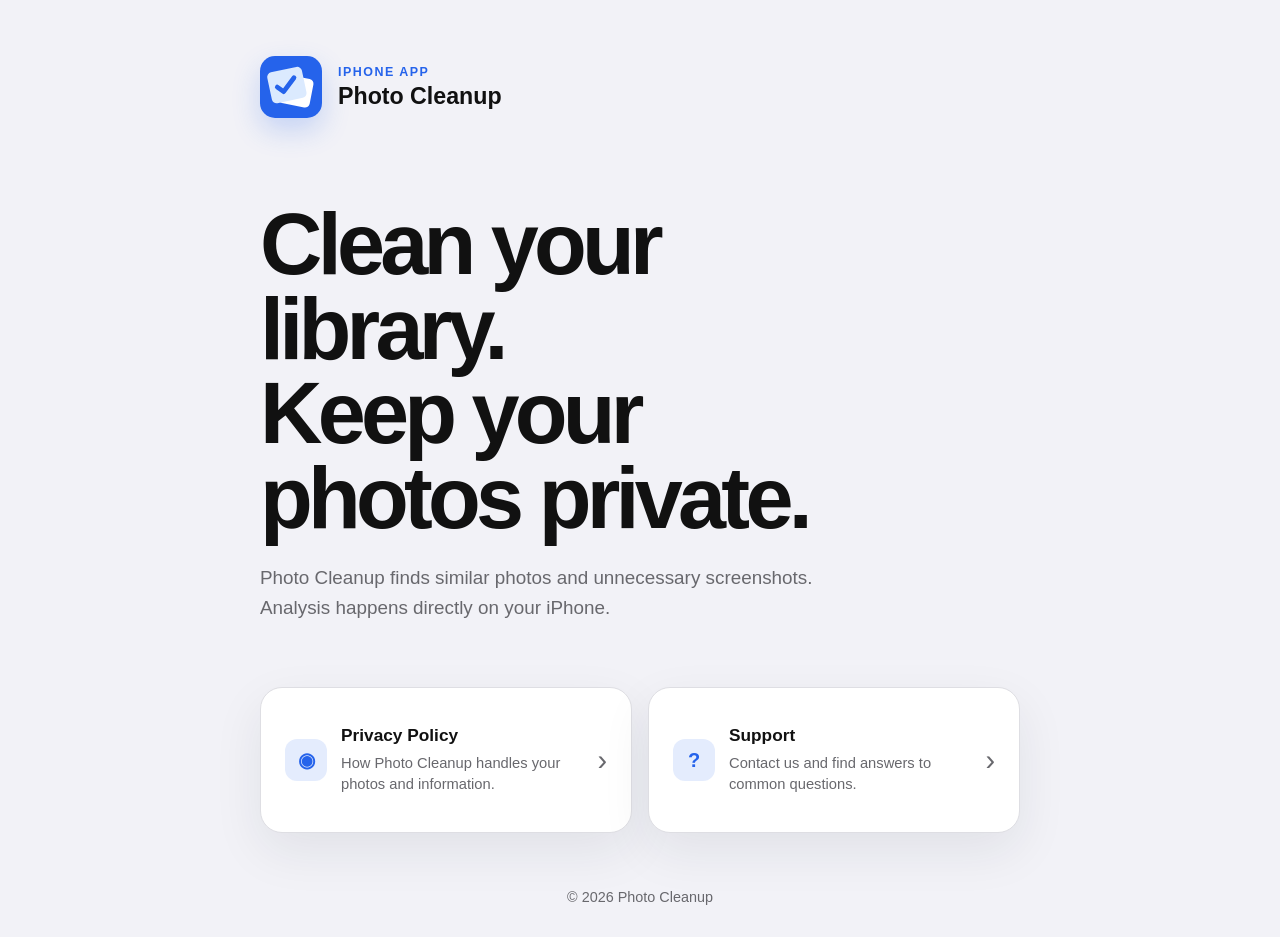
<file: index.html>
<!doctype html>
<html lang="en">
<head>
  <meta charset="utf-8">
  <meta name="viewport" content="width=device-width, initial-scale=1">
  <meta name="description" content="Privacy and support information for the Photo Cleanup iPhone app.">
  <meta name="theme-color" content="#2563eb">
  <title>Photo Cleanup</title>
  <link rel="icon" href="favicon.ico" sizes="any">
  <link rel="icon" type="image/png" href="app-icon.png">
  <link rel="apple-touch-icon" href="app-icon.png">
  <link rel="stylesheet" href="styles.css">
</head>
<body>
  <main class="shell">
    <header class="brand">
      <img class="app-mark" src="app-icon.svg" alt="Photo Cleanup app icon">
      <div>
        <p class="eyebrow">iPhone app</p>
        <h1>Photo Cleanup</h1>
      </div>
    </header>

    <section class="hero">
      <h2>Clean your library.<br>Keep your photos private.</h2>
      <p>Photo Cleanup finds similar photos and unnecessary screenshots. Analysis happens directly on your iPhone.</p>
    </section>

    <nav class="card-grid" aria-label="Legal and support pages">
      <a class="card" href="privacy.html">
        <span class="card-icon" aria-hidden="true">◉</span>
        <span>
          <strong>Privacy Policy</strong>
          <small>How Photo Cleanup handles your photos and information.</small>
        </span>
        <span class="arrow" aria-hidden="true">›</span>
      </a>

      <a class="card" href="support.html">
        <span class="card-icon" aria-hidden="true">?</span>
        <span>
          <strong>Support</strong>
          <small>Contact us and find answers to common questions.</small>
        </span>
        <span class="arrow" aria-hidden="true">›</span>
      </a>
    </nav>

    <footer>
      <p>© 2026 Photo Cleanup</p>
    </footer>
  </main>
</body>
</html>
</file>
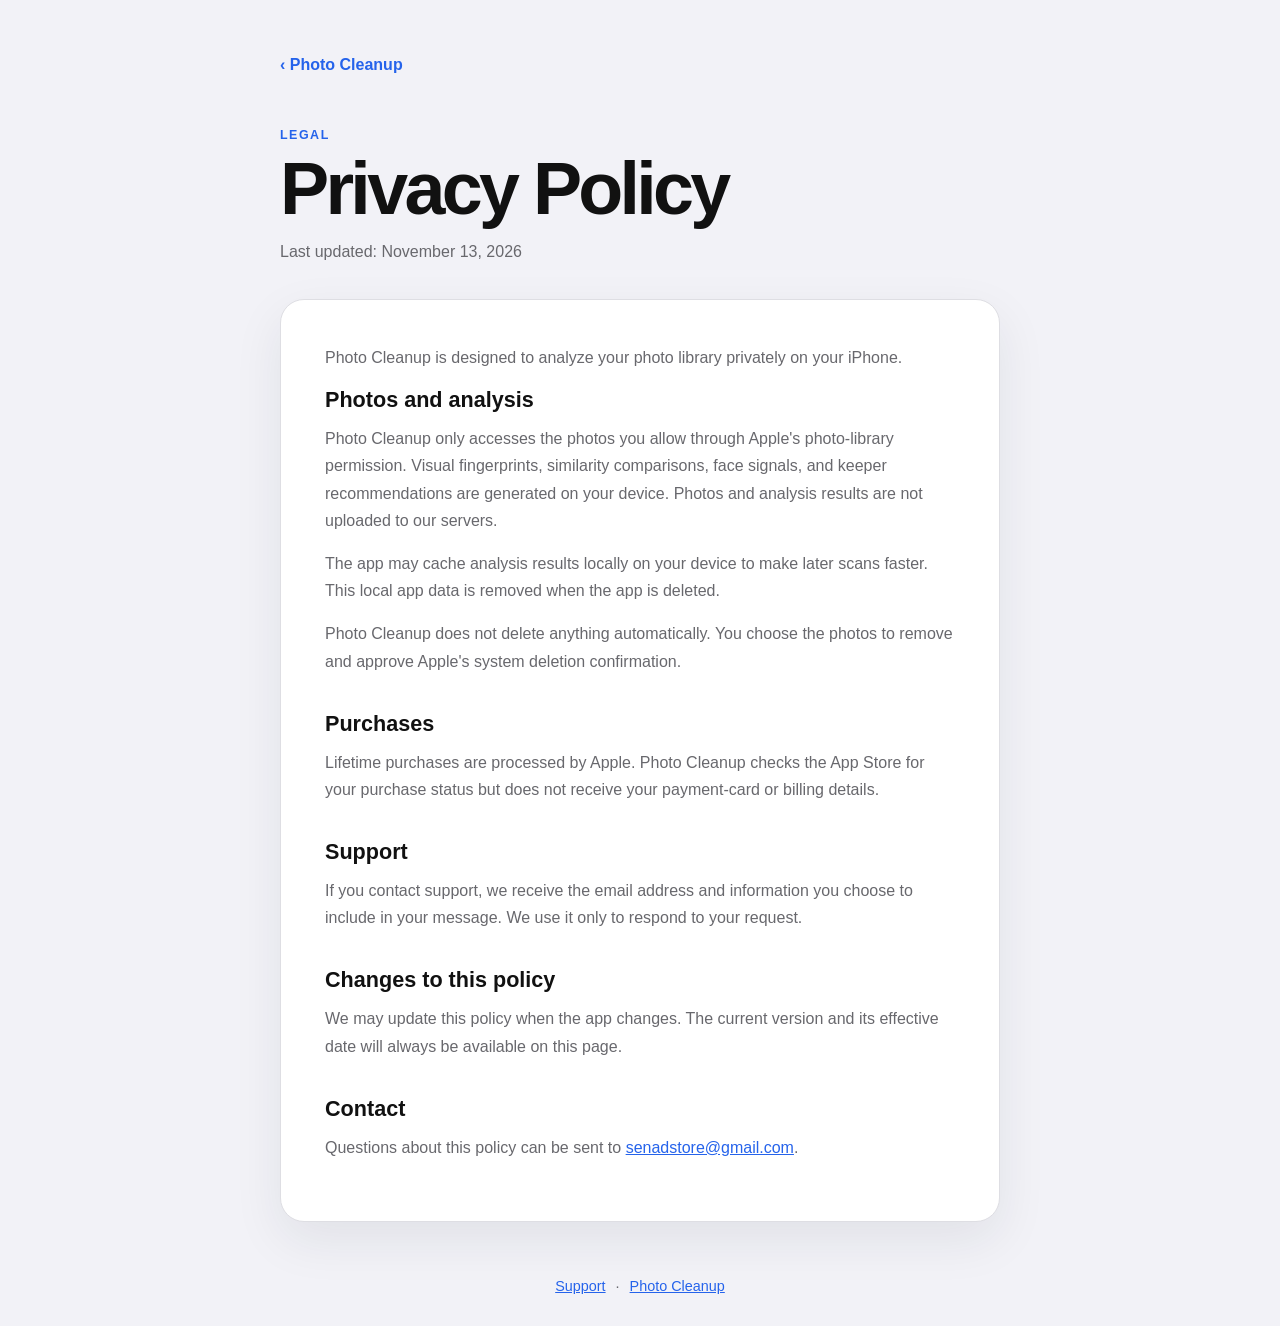
<file: privacy.html>
<!doctype html>
<html lang="en">
<head>
  <meta charset="utf-8">
  <meta name="viewport" content="width=device-width, initial-scale=1">
  <meta name="description" content="Privacy Policy for the Photo Cleanup iPhone app.">
  <meta name="theme-color" content="#2563eb">
  <title>Privacy Policy · Photo Cleanup</title>
  <link rel="icon" href="favicon.ico" sizes="any">
  <link rel="icon" type="image/png" href="app-icon.png">
  <link rel="apple-touch-icon" href="app-icon.png">
  <link rel="stylesheet" href="styles.css">
</head>
<body>
  <main class="shell document">
    <a class="back-link" href="index.html">‹ Photo Cleanup</a>

    <header class="document-header">
      <p class="eyebrow">Legal</p>
      <h1>Privacy Policy</h1>
      <p class="updated">Last updated: November 13, 2026</p>
    </header>

    <article class="policy">
      <p>Photo Cleanup is designed to analyze your photo library privately on your iPhone.</p>

      <h2>Photos and analysis</h2>
      <p>Photo Cleanup only accesses the photos you allow through Apple's photo-library permission. Visual fingerprints, similarity comparisons, face signals, and keeper recommendations are generated on your device. Photos and analysis results are not uploaded to our servers.</p>
      <p>The app may cache analysis results locally on your device to make later scans faster. This local app data is removed when the app is deleted.</p>
      <p>Photo Cleanup does not delete anything automatically. You choose the photos to remove and approve Apple's system deletion confirmation.</p>

      <h2>Purchases</h2>
      <p>Lifetime purchases are processed by Apple. Photo Cleanup checks the App Store for your purchase status but does not receive your payment-card or billing details.</p>

      <h2>Support</h2>
      <p>If you contact support, we receive the email address and information you choose to include in your message. We use it only to respond to your request.</p>

      <h2>Changes to this policy</h2>
      <p>We may update this policy when the app changes. The current version and its effective date will always be available on this page.</p>

      <h2>Contact</h2>
      <p>Questions about this policy can be sent to <a href="mailto:senadstore@gmail.com">senadstore@gmail.com</a>.</p>
    </article>

    <footer>
      <a href="support.html">Support</a>
      <span aria-hidden="true">·</span>
      <a href="index.html">Photo Cleanup</a>
    </footer>
  </main>
</body>
</html>
</file>
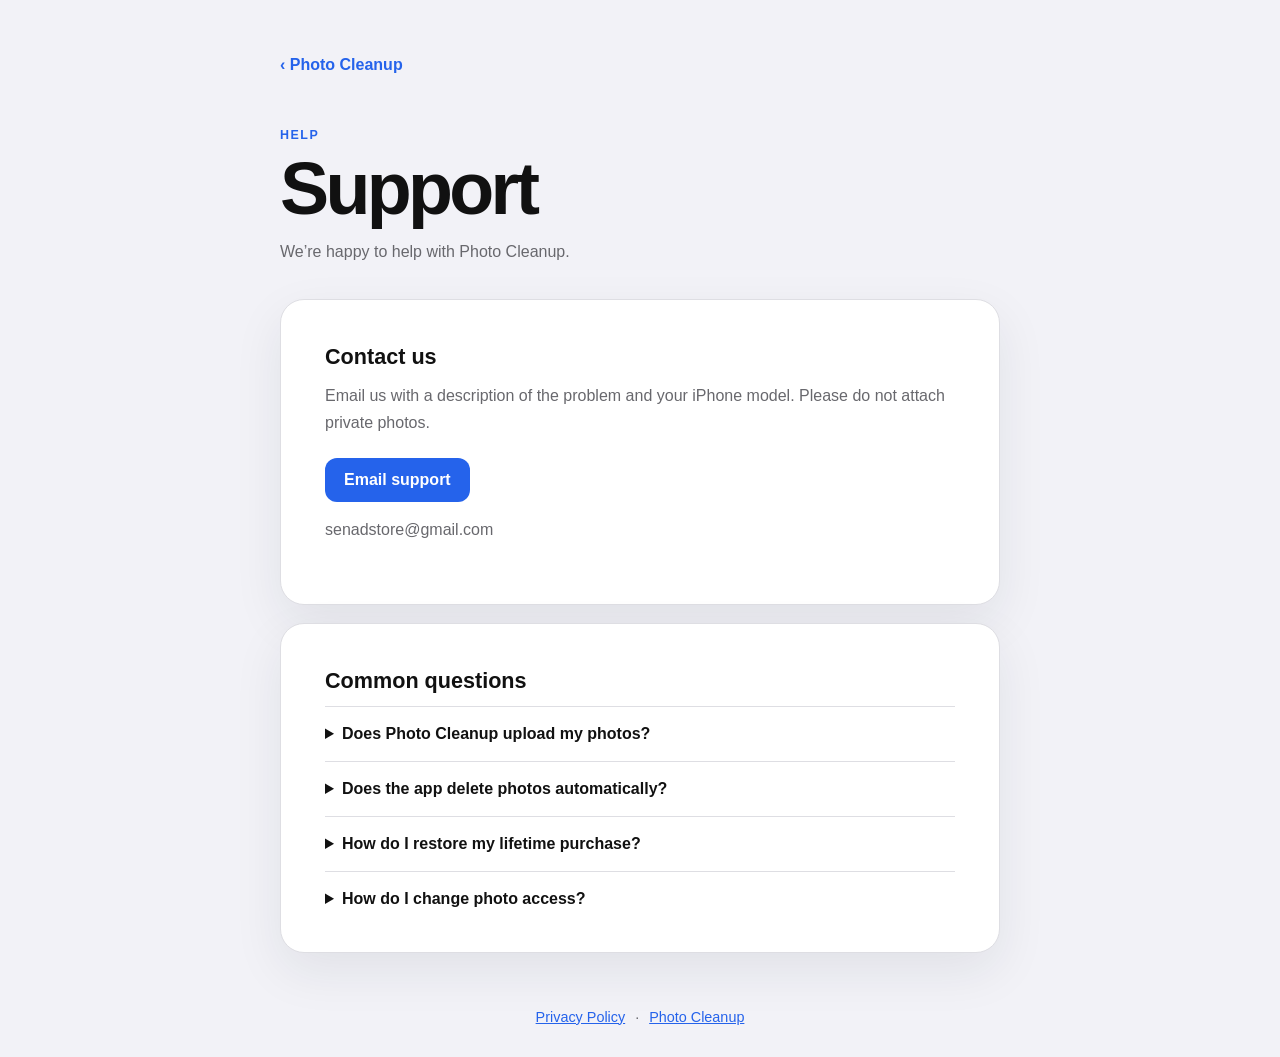
<file: support.html>
<!doctype html>
<html lang="en">
<head>
  <meta charset="utf-8">
  <meta name="viewport" content="width=device-width, initial-scale=1">
  <meta name="description" content="Support for the Photo Cleanup iPhone app.">
  <meta name="theme-color" content="#2563eb">
  <title>Support · Photo Cleanup</title>
  <link rel="icon" href="favicon.ico" sizes="any">
  <link rel="icon" type="image/png" href="app-icon.png">
  <link rel="apple-touch-icon" href="app-icon.png">
  <link rel="stylesheet" href="styles.css">
</head>
<body>
  <main class="shell document">
    <a class="back-link" href="index.html">‹ Photo Cleanup</a>

    <header class="document-header">
      <p class="eyebrow">Help</p>
      <h1>Support</h1>
      <p class="updated">We’re happy to help with Photo Cleanup.</p>
    </header>

    <section class="contact-panel">
      <h2>Contact us</h2>
      <p>Email us with a description of the problem and your iPhone model. Please do not attach private photos.</p>
      <a class="primary-button" href="mailto:senadstore@gmail.com?subject=Photo%20Cleanup%20Support">Email support</a>
      <p class="address">senadstore@gmail.com</p>
    </section>

    <section class="faq" aria-labelledby="faq-heading">
      <h2 id="faq-heading">Common questions</h2>

      <details>
        <summary>Does Photo Cleanup upload my photos?</summary>
        <p>No. Photo analysis and comparisons happen on your iPhone.</p>
      </details>

      <details>
        <summary>Does the app delete photos automatically?</summary>
        <p>No. You select what to remove and approve Apple’s system deletion confirmation.</p>
      </details>

      <details>
        <summary>How do I restore my lifetime purchase?</summary>
        <p>Open Photo Cleanup, choose Settings, and tap Restore Purchase while signed in with the Apple Account used for the original purchase.</p>
      </details>

      <details>
        <summary>How do I change photo access?</summary>
        <p>Open Photo Cleanup, choose Settings, and tap Manage Photo Access.</p>
      </details>
    </section>

    <footer>
      <a href="privacy.html">Privacy Policy</a>
      <span aria-hidden="true">·</span>
      <a href="index.html">Photo Cleanup</a>
    </footer>
  </main>
</body>
</html>
</file>
<file: styles.css>
:root {
  color-scheme: light dark;
  --brand: #2563eb;
  --background: #f2f2f7;
  --surface: #ffffff;
  --text: #111111;
  --muted: #68686d;
  --border: #dedee3;
  --shadow: 0 18px 50px rgb(31 41 55 / 8%);
}

* {
  box-sizing: border-box;
}

html {
  font-family: -apple-system, BlinkMacSystemFont, "SF Pro Text", "Segoe UI", sans-serif;
  background: var(--background);
  color: var(--text);
}

body {
  margin: 0;
  min-height: 100vh;
}

a {
  color: var(--brand);
}

.shell {
  width: min(760px, calc(100% - 36px));
  margin: 0 auto;
  padding: 56px 0 32px;
}

.brand {
  display: flex;
  align-items: center;
  gap: 16px;
}

.app-mark {
  width: 62px;
  height: 62px;
  border-radius: 15px;
  object-fit: cover;
  box-shadow: 0 12px 28px rgb(37 99 235 / 22%);
}

.eyebrow {
  margin: 0 0 4px;
  color: var(--brand);
  font-size: 0.78rem;
  font-weight: 750;
  letter-spacing: 0.12em;
  text-transform: uppercase;
}

h1,
h2,
p {
  margin-top: 0;
}

.brand h1 {
  margin: 0;
  font-size: 1.45rem;
}

.hero {
  padding: 84px 0 64px;
}

.hero h2 {
  max-width: 650px;
  margin-bottom: 22px;
  font-size: clamp(2.7rem, 8vw, 5.4rem);
  line-height: 0.98;
  letter-spacing: -0.055em;
}

.hero p {
  max-width: 620px;
  margin-bottom: 0;
  color: var(--muted);
  font-size: 1.18rem;
  line-height: 1.6;
}

.card-grid {
  display: grid;
  grid-template-columns: repeat(2, minmax(0, 1fr));
  gap: 16px;
}

.card {
  display: grid;
  grid-template-columns: 42px 1fr auto;
  align-items: center;
  gap: 14px;
  min-height: 146px;
  padding: 24px;
  border: 1px solid var(--border);
  border-radius: 22px;
  background: var(--surface);
  box-shadow: var(--shadow);
  color: var(--text);
  text-decoration: none;
  transition: transform 140ms ease, border-color 140ms ease;
}

.card:hover {
  border-color: var(--brand);
  transform: translateY(-2px);
}

.card-icon {
  width: 42px;
  height: 42px;
  display: grid;
  place-items: center;
  border-radius: 12px;
  background: rgb(37 99 235 / 12%);
  color: var(--brand);
  font-size: 1.25rem;
  font-weight: 800;
}

.card strong,
.card small {
  display: block;
}

.card strong {
  margin-bottom: 7px;
  font-size: 1.08rem;
}

.card small {
  color: var(--muted);
  font-size: 0.92rem;
  line-height: 1.45;
}

.arrow {
  color: var(--muted);
  font-size: 1.8rem;
}

footer {
  display: flex;
  justify-content: center;
  gap: 10px;
  padding-top: 56px;
  color: var(--muted);
  font-size: 0.9rem;
}

footer p {
  margin: 0;
}

.document {
  max-width: 720px;
}

.back-link {
  display: inline-block;
  margin-bottom: 54px;
  font-weight: 650;
  text-decoration: none;
}

.document-header {
  margin-bottom: 38px;
}

.document-header h1 {
  margin-bottom: 12px;
  font-size: clamp(2.6rem, 8vw, 4.6rem);
  letter-spacing: -0.05em;
}

.updated,
.address {
  color: var(--muted);
}

.policy,
.contact-panel,
.faq {
  padding: clamp(24px, 6vw, 44px);
  border: 1px solid var(--border);
  border-radius: 24px;
  background: var(--surface);
  box-shadow: var(--shadow);
}

.policy h2,
.contact-panel h2,
.faq h2 {
  margin: 36px 0 12px;
  font-size: 1.35rem;
}

.policy h2:first-of-type,
.contact-panel h2:first-child,
.faq h2:first-child {
  margin-top: 0;
}

.policy p,
.contact-panel p,
.faq p {
  color: var(--muted);
  line-height: 1.7;
}

.primary-button {
  display: inline-block;
  margin: 6px 0 14px;
  padding: 13px 19px;
  border-radius: 12px;
  background: var(--brand);
  color: white;
  font-weight: 700;
  text-decoration: none;
}

.faq {
  margin-top: 18px;
}

details {
  border-top: 1px solid var(--border);
  padding: 18px 0;
}

details:last-child {
  padding-bottom: 0;
}

summary {
  cursor: pointer;
  font-weight: 700;
}

details p {
  margin: 12px 0 0;
}

@media (max-width: 620px) {
  .shell {
    padding-top: 28px;
  }

  .hero {
    padding: 62px 0 46px;
  }

  .card-grid {
    grid-template-columns: 1fr;
  }

  .card {
    min-height: 124px;
  }
}

@media (prefers-color-scheme: dark) {
  :root {
    --background: #000000;
    --surface: #1c1c1e;
    --text: #ffffff;
    --muted: #a1a1a6;
    --border: #343438;
    --shadow: none;
  }
}
</file>
